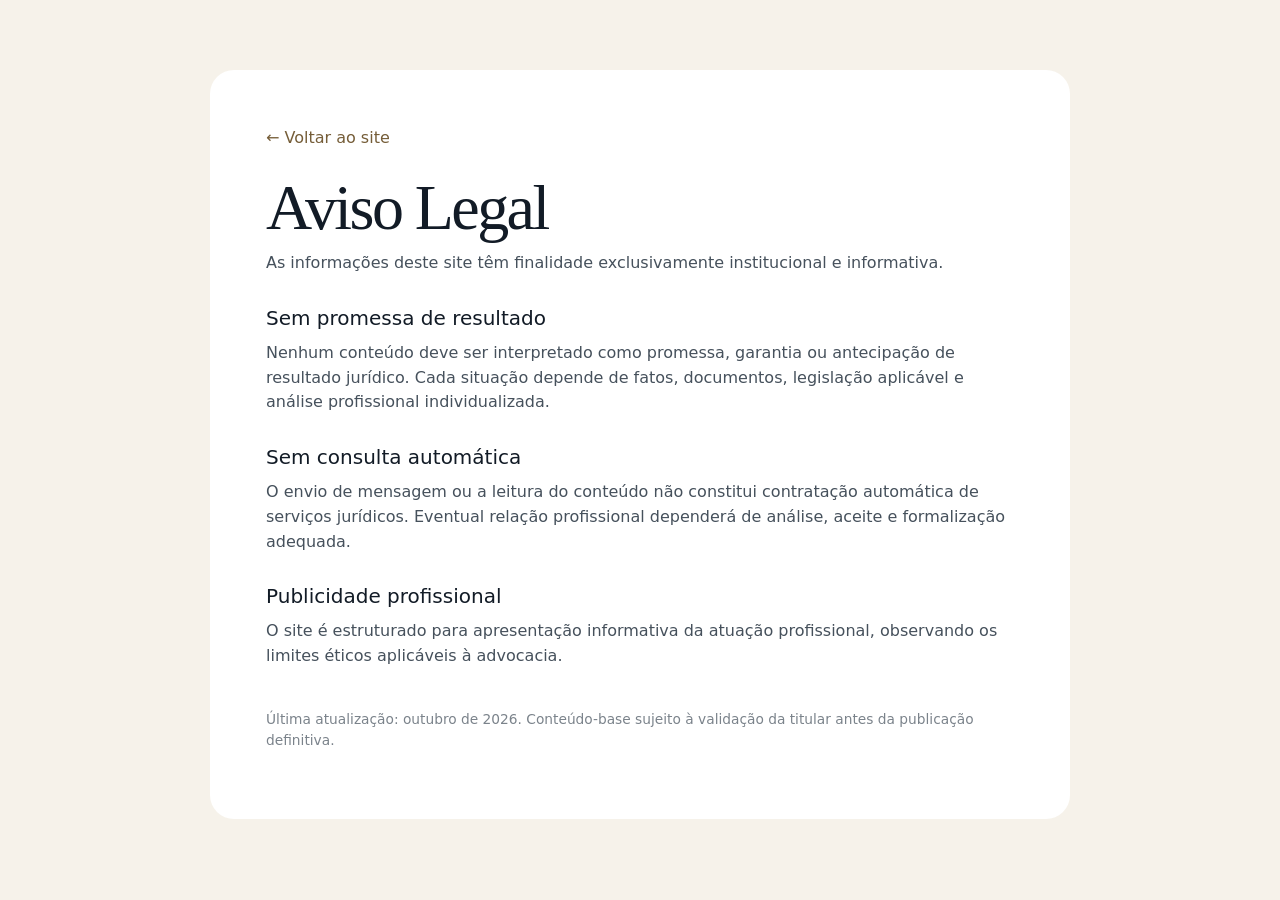
<file: aviso-legal.html>
<!doctype html><html lang="pt-BR"><head><meta charset="utf-8"><meta name="viewport" content="width=device-width,initial-scale=1"><meta name="robots" content="index,follow"><title>Aviso Legal | Denise Montmorency</title><link rel="stylesheet" href="css/style.css"><link href="css/editorial-v16-8.css" rel="stylesheet"/>
</head><body class="legal-page"><main><a class="legal-back" href="index.html">← Voltar ao site</a>
<h1>Aviso Legal</h1>
<p>As informações deste site têm finalidade exclusivamente institucional e informativa.</p>
<h2>Sem promessa de resultado</h2>
<p>Nenhum conteúdo deve ser interpretado como promessa, garantia ou antecipação de resultado jurídico. Cada situação depende de fatos, documentos, legislação aplicável e análise profissional individualizada.</p>
<h2>Sem consulta automática</h2>
<p>O envio de mensagem ou a leitura do conteúdo não constitui contratação automática de serviços jurídicos. Eventual relação profissional dependerá de análise, aceite e formalização adequada.</p>
<h2>Publicidade profissional</h2>
<p>O site é estruturado para apresentação informativa da atuação profissional, observando os limites éticos aplicáveis à advocacia.</p>
<p style="margin-top:2.5rem;font-size:.86rem;color:#7b838b">Última atualização: outubro de 2026. Conteúdo-base sujeito à validação da titular antes da publicação definitiva.</p></main></body></html>
</file>
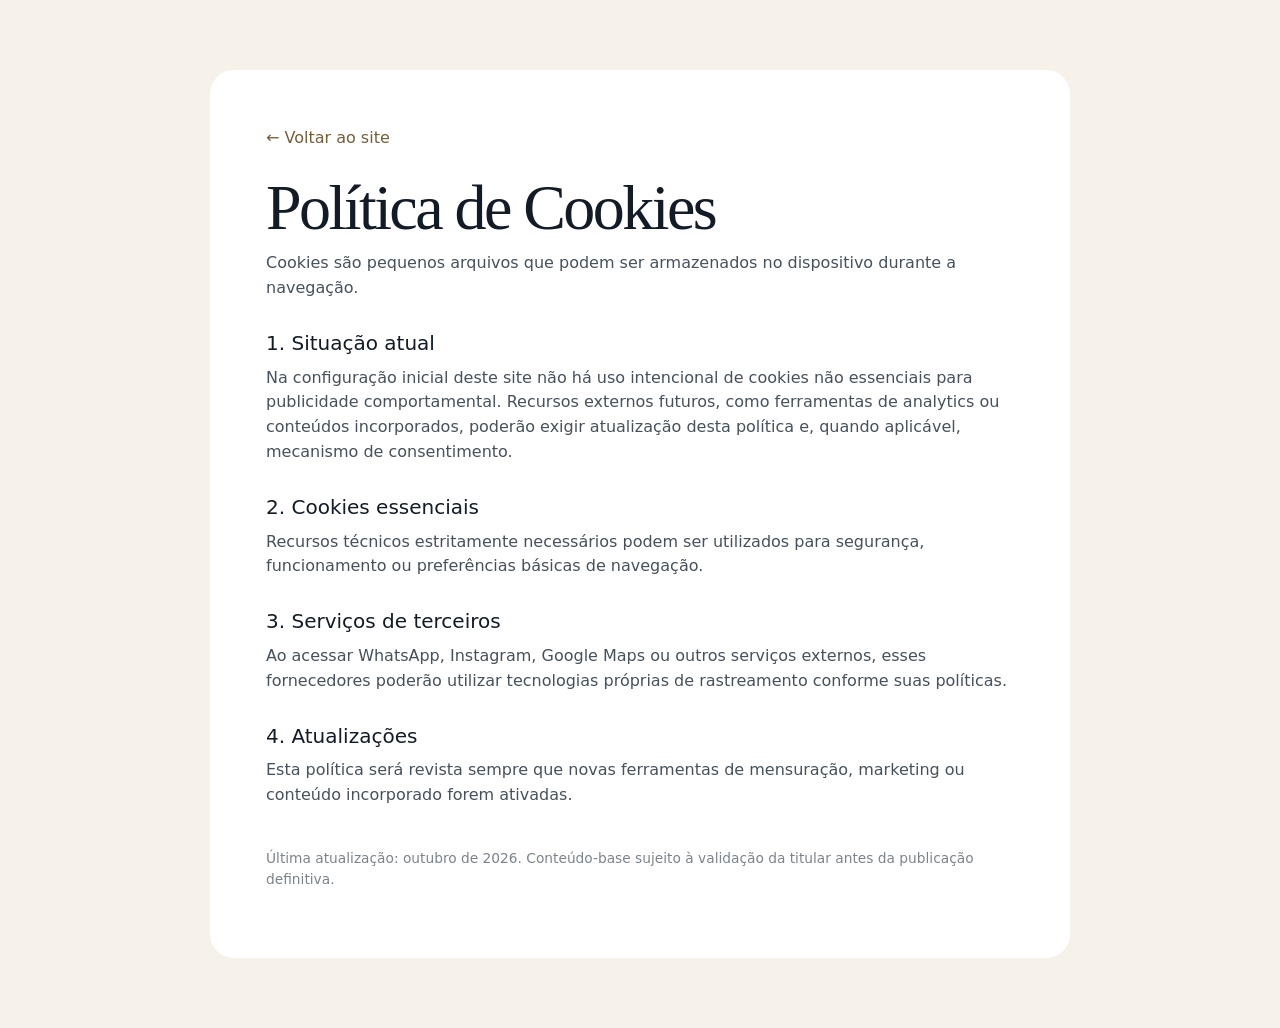
<file: cookies.html>
<!doctype html><html lang="pt-BR"><head><meta charset="utf-8"><meta name="viewport" content="width=device-width,initial-scale=1"><meta name="robots" content="index,follow"><title>Política de Cookies | Denise Montmorency</title><link rel="stylesheet" href="css/style.css"><link href="css/editorial-v16-8.css" rel="stylesheet"/>
</head><body class="legal-page"><main><a class="legal-back" href="index.html">← Voltar ao site</a>
<h1>Política de Cookies</h1>
<p>Cookies são pequenos arquivos que podem ser armazenados no dispositivo durante a navegação.</p>
<h2>1. Situação atual</h2>
<p>Na configuração inicial deste site não há uso intencional de cookies não essenciais para publicidade comportamental. Recursos externos futuros, como ferramentas de analytics ou conteúdos incorporados, poderão exigir atualização desta política e, quando aplicável, mecanismo de consentimento.</p>
<h2>2. Cookies essenciais</h2>
<p>Recursos técnicos estritamente necessários podem ser utilizados para segurança, funcionamento ou preferências básicas de navegação.</p>
<h2>3. Serviços de terceiros</h2>
<p>Ao acessar WhatsApp, Instagram, Google Maps ou outros serviços externos, esses fornecedores poderão utilizar tecnologias próprias de rastreamento conforme suas políticas.</p>
<h2>4. Atualizações</h2>
<p>Esta política será revista sempre que novas ferramentas de mensuração, marketing ou conteúdo incorporado forem ativadas.</p>
<p style="margin-top:2.5rem;font-size:.86rem;color:#7b838b">Última atualização: outubro de 2026. Conteúdo-base sujeito à validação da titular antes da publicação definitiva.</p></main></body></html>
</file>
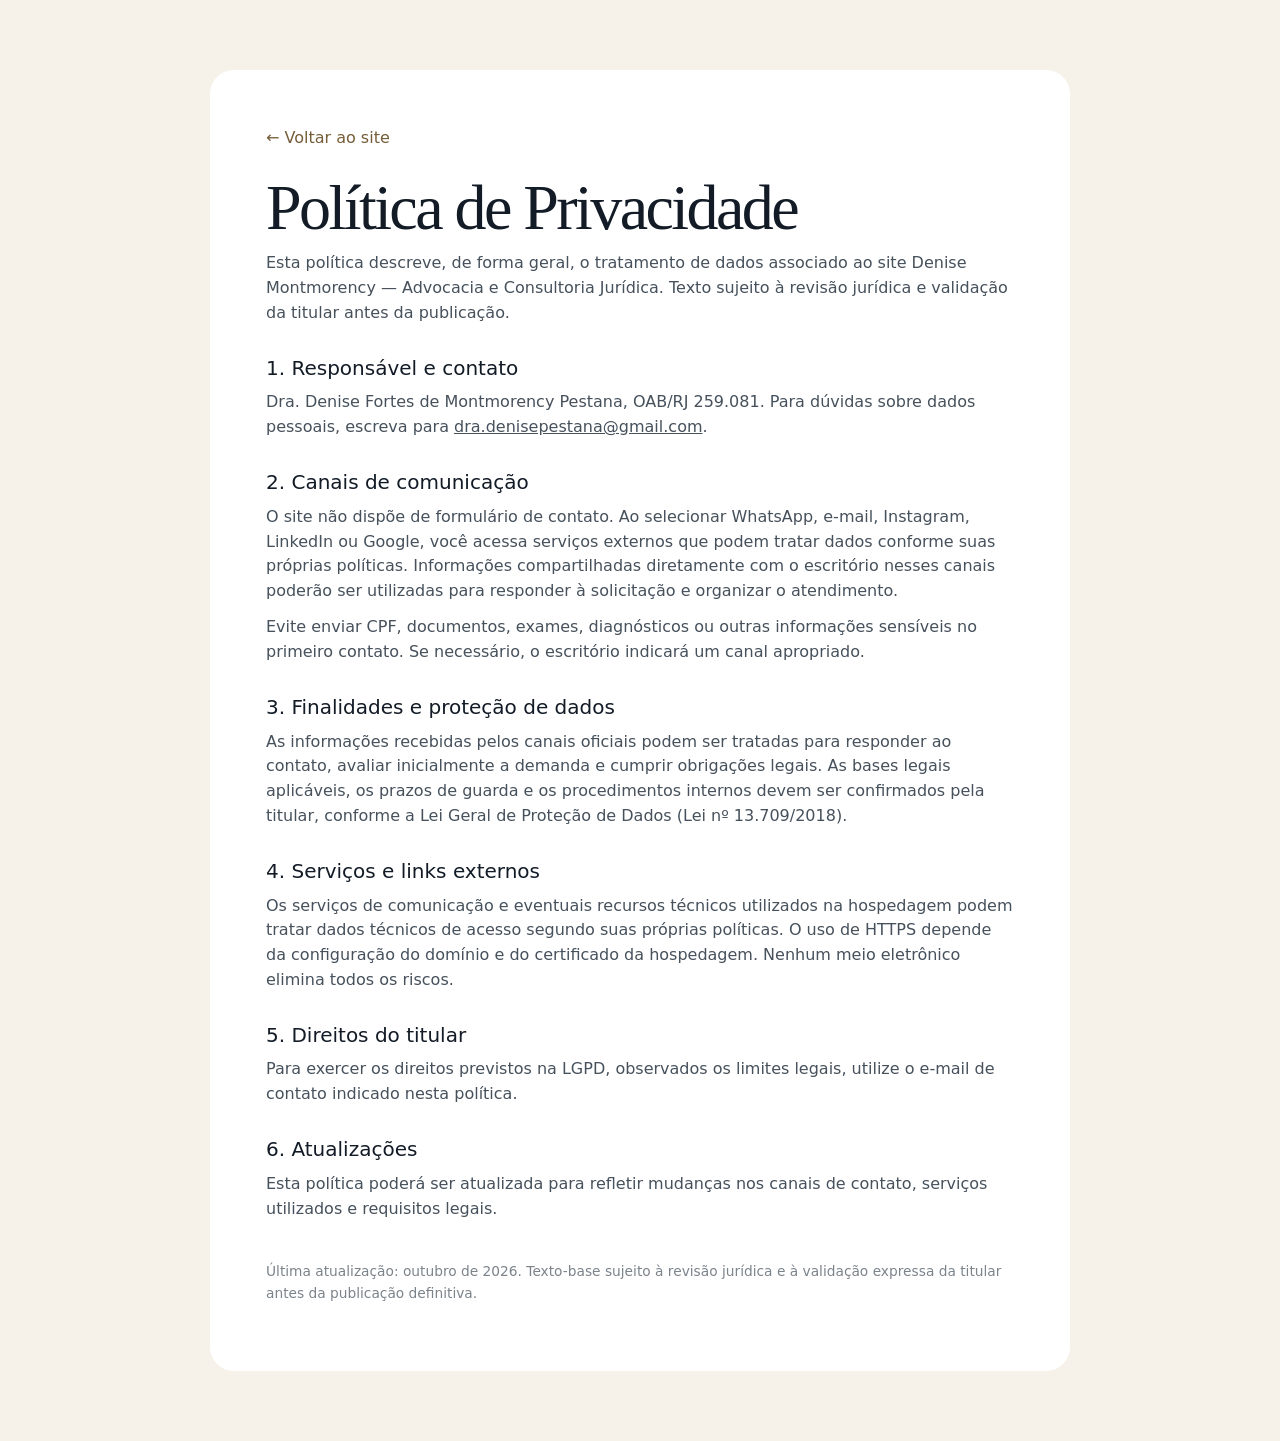
<file: privacidade.html>
<!doctype html>
<html lang="pt-BR">
<head>
  <meta charset="utf-8">
  <meta name="viewport" content="width=device-width,initial-scale=1">
  <meta name="robots" content="index,follow">
  <title>Política de Privacidade | Denise Montmorency</title>
  <link rel="stylesheet" href="css/style.css">
<link href="css/editorial-v16-8.css" rel="stylesheet"/>
</head>
<body class="legal-page">
<main>
  <a class="legal-back" href="index.html">← Voltar ao site</a>
  <h1>Política de Privacidade</h1>
  <p>Esta política descreve, de forma geral, o tratamento de dados associado ao site Denise Montmorency — Advocacia e Consultoria Jurídica. Texto sujeito à revisão jurídica e validação da titular antes da publicação.</p>

  <h2>1. Responsável e contato</h2>
  <p>Dra. Denise Fortes de Montmorency Pestana, OAB/RJ 259.081. Para dúvidas sobre dados pessoais, escreva para <a href="mailto:dra.denisepestana@gmail.com">dra.denisepestana@gmail.com</a>.</p>

  <h2>2. Canais de comunicação</h2>
  <p>O site não dispõe de formulário de contato. Ao selecionar WhatsApp, e-mail, Instagram, LinkedIn ou Google, você acessa serviços externos que podem tratar dados conforme suas próprias políticas. Informações compartilhadas diretamente com o escritório nesses canais poderão ser utilizadas para responder à solicitação e organizar o atendimento.</p>
  <p>Evite enviar CPF, documentos, exames, diagnósticos ou outras informações sensíveis no primeiro contato. Se necessário, o escritório indicará um canal apropriado.</p>

  <h2>3. Finalidades e proteção de dados</h2>
  <p>As informações recebidas pelos canais oficiais podem ser tratadas para responder ao contato, avaliar inicialmente a demanda e cumprir obrigações legais. As bases legais aplicáveis, os prazos de guarda e os procedimentos internos devem ser confirmados pela titular, conforme a Lei Geral de Proteção de Dados (Lei nº 13.709/2018).</p>

  <h2>4. Serviços e links externos</h2>
  <p>Os serviços de comunicação e eventuais recursos técnicos utilizados na hospedagem podem tratar dados técnicos de acesso segundo suas próprias políticas. O uso de HTTPS depende da configuração do domínio e do certificado da hospedagem. Nenhum meio eletrônico elimina todos os riscos.</p>

  <h2>5. Direitos do titular</h2>
  <p>Para exercer os direitos previstos na LGPD, observados os limites legais, utilize o e-mail de contato indicado nesta política.</p>

  <h2>6. Atualizações</h2>
  <p>Esta política poderá ser atualizada para refletir mudanças nos canais de contato, serviços utilizados e requisitos legais.</p>
  <p style="margin-top:2.5rem;font-size:.86rem;color:#7b838b">Última atualização: outubro de 2026. Texto-base sujeito à revisão jurídica e à validação expressa da titular antes da publicação definitiva.</p>
</main>
</body>
</html>
</file>
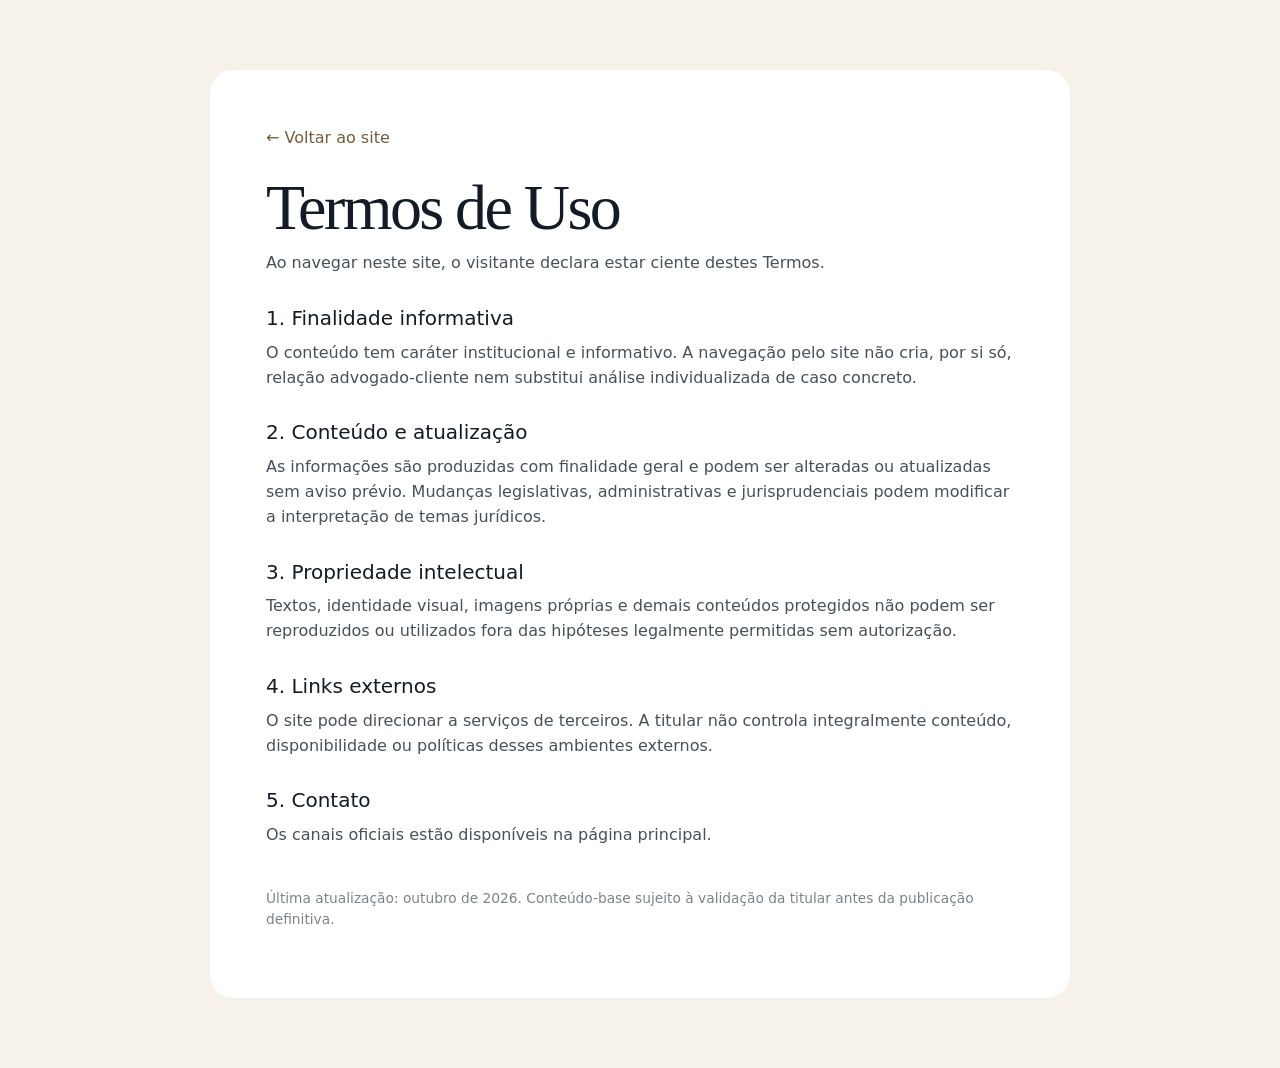
<file: termos.html>
<!doctype html><html lang="pt-BR"><head><meta charset="utf-8"><meta name="viewport" content="width=device-width,initial-scale=1"><meta name="robots" content="index,follow"><title>Termos de Uso | Denise Montmorency</title><link rel="stylesheet" href="css/style.css"><link href="css/editorial-v16-8.css" rel="stylesheet"/>
</head><body class="legal-page"><main><a class="legal-back" href="index.html">← Voltar ao site</a>
<h1>Termos de Uso</h1>
<p>Ao navegar neste site, o visitante declara estar ciente destes Termos.</p>
<h2>1. Finalidade informativa</h2>
<p>O conteúdo tem caráter institucional e informativo. A navegação pelo site não cria, por si só, relação advogado-cliente nem substitui análise individualizada de caso concreto.</p>
<h2>2. Conteúdo e atualização</h2>
<p>As informações são produzidas com finalidade geral e podem ser alteradas ou atualizadas sem aviso prévio. Mudanças legislativas, administrativas e jurisprudenciais podem modificar a interpretação de temas jurídicos.</p>
<h2>3. Propriedade intelectual</h2>
<p>Textos, identidade visual, imagens próprias e demais conteúdos protegidos não podem ser reproduzidos ou utilizados fora das hipóteses legalmente permitidas sem autorização.</p>
<h2>4. Links externos</h2>
<p>O site pode direcionar a serviços de terceiros. A titular não controla integralmente conteúdo, disponibilidade ou políticas desses ambientes externos.</p>
<h2>5. Contato</h2>
<p>Os canais oficiais estão disponíveis na página principal.</p>
<p style="margin-top:2.5rem;font-size:.86rem;color:#7b838b">Última atualização: outubro de 2026. Conteúdo-base sujeito à validação da titular antes da publicação definitiva.</p></main></body></html>
</file>
<file: css/style.css>
:root{
  --navy:#061426;
  --navy-2:#0a1d35;
  --ink:#07111f;
  --gold:#caa66a;
  --gold-2:#e4c891;
  --cream:#f4efe7;
  --white:#fcfbf8;
  --muted:#b8c0ca;
  --line:rgba(202,166,106,.28);
  --max:1180px;
  --serif: Georgia, "Times New Roman", serif;
  --sans: Inter, ui-sans-serif, system-ui, -apple-system, BlinkMacSystemFont, "Segoe UI", sans-serif;
}
*{box-sizing:border-box}
html{scroll-behavior:smooth;background:var(--navy)}
body{margin:0;font-family:var(--sans);background:var(--navy);color:var(--white);line-height:1.55;overflow-x:hidden}
a{color:inherit}
img{max-width:100%;display:block}
.container{width:min(var(--max),calc(100% - 40px));margin:auto}
.eyebrow{font-size:.74rem;letter-spacing:.2em;text-transform:uppercase;color:var(--gold-2);font-weight:700}
h1,h2,h3{margin:0;line-height:1.02}
h1,h2{font-family:var(--serif);font-weight:500}
h1{font-size:clamp(3rem,7vw,7rem);letter-spacing:-.04em}
h2{font-size:clamp(2.5rem,5.5vw,5.5rem);letter-spacing:-.035em}
h3{font-size:clamp(1.25rem,2vw,1.8rem)}
p{margin:.7rem 0}
.muted{color:var(--muted)}
.gold{color:var(--gold-2)}
.btn{display:inline-flex;align-items:center;justify-content:center;gap:.6rem;min-height:48px;padding:.8rem 1.1rem;border-radius:999px;text-decoration:none;font-weight:700;border:1px solid var(--line);transition:.25s}
.btn-primary{background:linear-gradient(135deg,var(--gold-2),var(--gold));color:#0a1420;border:0}
.btn-ghost{background:rgba(255,255,255,.035)}
.btn:hover{transform:translateY(-2px)}
.nav{position:fixed;z-index:50;top:0;left:0;right:0;background:linear-gradient(to bottom,rgba(5,15,29,.96),rgba(5,15,29,.65),transparent);backdrop-filter:blur(7px)}
.nav-inner{height:84px;display:flex;align-items:center;justify-content:space-between}
.brand-mini{display:flex;align-items:center;gap:.75rem;text-decoration:none;font-size:.84rem;letter-spacing:.06em;text-transform:uppercase}
.brand-mini img{width:48px;height:48px;border-radius:50%;object-fit:cover;border:1px solid rgba(202,166,106,.55)}
.nav-links{display:flex;gap:1.25rem;align-items:center;font-size:.9rem}
.nav-links a{text-decoration:none;color:#e7ebef}
.nav-toggle{display:none;background:none;color:white;border:1px solid var(--line);border-radius:999px;width:44px;height:44px;font-size:1.25rem}
.hero{min-height:100svh;position:relative;display:grid;align-items:center;padding:110px 0 60px;isolation:isolate;overflow:hidden;background:
radial-gradient(circle at 72% 42%,rgba(202,166,106,.12),transparent 24%),
radial-gradient(circle at 10% 20%,rgba(28,74,123,.28),transparent 34%),
linear-gradient(135deg,#03101f,#07162a 48%,#030b15)}
.hero:after{content:"";position:absolute;inset:0;z-index:-1;background-image:linear-gradient(rgba(255,255,255,.025) 1px,transparent 1px),linear-gradient(90deg,rgba(255,255,255,.02) 1px,transparent 1px);background-size:60px 60px;mask-image:linear-gradient(to bottom,transparent,#000 20%,#000 70%,transparent)}
.hero-grid{display:grid;grid-template-columns:minmax(0,1.04fr) minmax(420px,.96fr);gap:2rem;align-items:center}
.hero-copy{position:relative;z-index:5}
.hero-copy p{max-width:640px;font-size:clamp(1rem,1.5vw,1.18rem);color:#c8d0d9}
.hero-copy .actions{display:flex;gap:.7rem;flex-wrap:wrap;margin-top:1.55rem}
.hero-copy .legal-id{margin-top:1.4rem;font-size:.8rem;color:#92a0af;letter-spacing:.04em}
.hero-3d{--rx:0deg;--ry:0deg;min-height:540px;position:relative;display:grid;place-items:center;perspective:1200px}
.seal-3d{position:relative;width:min(500px,43vw);aspect-ratio:1;transform-style:preserve-3d;transform:rotateX(var(--rx)) rotateY(var(--ry));transition:transform .25s ease}
.seal-core{position:absolute;inset:17%;border-radius:50%;overflow:hidden;transform-style:preserve-3d;box-shadow:0 36px 90px rgba(0,0,0,.5),inset 0 0 40px rgba(202,166,106,.08);background:#071a32;border:1px solid rgba(227,198,143,.44);transform:translateZ(38px)}
.seal-core img{width:100%;height:100%;object-fit:cover;filter:saturate(.9) contrast(1.04)}
.ring{position:absolute;border-radius:50%;border:1px solid rgba(226,195,132,.48);transform-style:preserve-3d;box-shadow:0 0 34px rgba(202,166,106,.08)}
.r1{inset:6%;transform:rotateX(68deg) rotateZ(-14deg) translateZ(10px)}
.r2{inset:1%;transform:rotateY(62deg) rotateZ(18deg) translateZ(-6px)}
.r3{inset:11%;border-width:2px;opacity:.42;transform:rotateX(18deg) rotateY(20deg) translateZ(62px)}
.columns-3d{position:absolute;left:8%;bottom:9%;display:flex;gap:9px;transform:rotateY(-22deg) translateZ(80px)}
.columns-3d span{display:block;width:12px;height:105px;background:linear-gradient(90deg,#795932,var(--gold-2),#957044);border-radius:5px;box-shadow:0 0 22px rgba(202,166,106,.25)}
.glow{position:absolute;width:42%;aspect-ratio:1;border-radius:50%;background:radial-gradient(circle,rgba(224,193,130,.18),transparent 68%);filter:blur(10px)}
.scroll-cue{position:absolute;left:50%;bottom:18px;transform:translateX(-50%);font-size:.72rem;letter-spacing:.18em;text-transform:uppercase;color:#8794a1}

.story{background:var(--cream);color:var(--ink);padding:120px 0}
.story-intro{max-width:850px;margin-bottom:70px}
.story-intro p{font-size:1.05rem;color:#46515c;max-width:650px}
.chapters{border-top:1px solid rgba(7,17,31,.16)}
.chapter{display:grid;grid-template-columns:90px 1fr;gap:2rem;padding:42px 0;border-bottom:1px solid rgba(7,17,31,.16)}
.chapter .n{font-family:var(--serif);font-size:2rem;color:#9a7a4f}
.chapter h3{font-family:var(--serif);font-size:clamp(2rem,4vw,4rem);font-weight:500}
.chapter p{max-width:680px;color:#56616c;font-size:1.03rem}

.practice{padding:120px 0;background:#07172a}
.practice-head{display:grid;grid-template-columns:1fr 1fr;gap:2rem;align-items:end;margin-bottom:60px}
.practice-head p{max-width:520px;color:#aeb8c4}
.practice-grid{display:grid;grid-template-columns:repeat(5,1fr);border-top:1px solid var(--line);border-bottom:1px solid var(--line)}
.practice-item{padding:28px 18px;min-height:180px;border-right:1px solid var(--line);display:flex;flex-direction:column;justify-content:space-between}
.practice-item:last-child{border-right:0}
.practice-item span{font-size:.7rem;color:var(--gold-2);letter-spacing:.16em}
.practice-item h3{font-family:var(--serif);font-weight:500}

.authority{background:#ece7de;color:var(--ink);padding:120px 0}
.authority-grid{display:grid;grid-template-columns:.9fr 1.1fr;gap:5rem;align-items:center}
.authority-photo{border-radius:28px;overflow:hidden;aspect-ratio:4/5;background:#d6d0c7}
.authority-photo img{width:100%;height:100%;object-fit:cover;object-position:center 34%;transform:scale(1.04)}
.authority-copy .credentials{margin:1.4rem 0;display:flex;gap:.5rem;flex-wrap:wrap}
.badge{display:inline-flex;padding:.5rem .7rem;border:1px solid rgba(7,17,31,.18);border-radius:999px;font-size:.82rem}
.authority-copy p{color:#4f5963;max-width:670px}

.publications{padding:120px 0;background:#071426}
.pub-head{max-width:820px;margin-bottom:50px}
.pub-grid{display:grid;grid-template-columns:1.2fr .8fr;gap:1.1rem}
.pub-card{position:relative;overflow:hidden;border-radius:26px;min-height:460px;background:#0c1e33;border:1px solid var(--line)}
.pub-card img{width:100%;height:100%;object-fit:cover;opacity:.62;transition:.5s}
.pub-card:hover img{transform:scale(1.02);opacity:.72}
.pub-overlay{position:absolute;inset:auto 0 0;padding:28px;background:linear-gradient(transparent,rgba(4,12,22,.96) 42%)}
.pub-overlay h3{font-family:var(--serif);font-size:clamp(1.8rem,3vw,3.2rem);font-weight:500}
.pub-overlay p{color:#c1c9d2;max-width:620px}

.location{padding:120px 0;background:#f6f2ea;color:var(--ink)}
.location-grid{display:grid;grid-template-columns:1.1fr .9fr;gap:4rem;align-items:start}
.contact-list{display:grid;gap:.8rem;margin-top:2rem}
.contact-row{display:flex;align-items:center;justify-content:space-between;gap:1rem;border-top:1px solid rgba(7,17,31,.15);padding:1rem 0;text-decoration:none}
.contact-row:last-child{border-bottom:1px solid rgba(7,17,31,.15)}
.contact-row strong{font-weight:650}
.contact-row span{color:#68727c;text-align:right}
.location-card{background:var(--navy);color:white;border-radius:28px;padding:32px;min-height:380px;display:flex;flex-direction:column;justify-content:space-between;background-image:radial-gradient(circle at 80% 20%,rgba(202,166,106,.18),transparent 26%)}
.location-card .address{font-family:var(--serif);font-size:clamp(2rem,3vw,3.2rem);line-height:1.08}

.cta{padding:110px 0;background:#040d18;text-align:center}
.cta-inner{max-width:900px;margin:auto}
.cta p{color:#aeb8c3;max-width:620px;margin:1rem auto 1.5rem}
.footer{padding:42px 0 28px;background:#020912;border-top:1px solid rgba(202,166,106,.18);font-size:.84rem}
.footer-top{display:grid;grid-template-columns:1.2fr .8fr;gap:2rem;padding-bottom:28px}
.footer-brand{display:flex;gap:1rem;align-items:center}
.footer-brand img{width:64px;height:64px;border-radius:50%;object-fit:cover;border:1px solid var(--line)}
.footer-links{display:flex;gap:.9rem 1.1rem;flex-wrap:wrap;justify-content:flex-end;align-content:center}
.footer-links a{color:#b8c2cc;text-decoration:none}
.footer-bottom{display:flex;justify-content:space-between;gap:1rem;flex-wrap:wrap;padding-top:22px;border-top:1px solid rgba(255,255,255,.08);color:#8f9aa6}
.footer-bottom a{color:#cbb17d;text-decoration:none}

.legal-page{background:#f6f2ea;color:#121b26;min-height:100vh;padding:70px 0}
.legal-page main{width:min(860px,calc(100% - 40px));margin:auto;background:white;padding:clamp(24px,5vw,56px);border-radius:24px}
.legal-page h1{font-size:clamp(2.3rem,5vw,4rem)}
.legal-page h2{font-family:var(--sans);font-size:1.25rem;letter-spacing:0;margin-top:2rem}
.legal-page p,.legal-page li{color:#46515c}
.legal-back{display:inline-block;margin-bottom:1.5rem;color:#755d38;text-decoration:none}

@media(max-width:900px){
  .container{width:min(100% - 28px,var(--max))}
  .nav-inner{height:72px}
  .nav-toggle{display:grid;place-items:center}
  .nav-links{position:absolute;left:14px;right:14px;top:68px;background:#061426;border:1px solid var(--line);border-radius:18px;padding:16px;display:none;flex-direction:column;align-items:stretch}
  .nav-links.open{display:flex}
  .hero{padding-top:90px}
  .hero-grid{grid-template-columns:1fr;gap:0}
  .hero-copy{padding-top:18px}
  .hero-copy p{max-width:520px}
  .hero-3d{min-height:390px;margin-top:-10px}
  .seal-3d{width:min(86vw,430px)}
  .scroll-cue{display:none}
  .story,.practice,.authority,.publications,.location,.cta{padding:84px 0}
  .practice-head,.authority-grid,.location-grid,.pub-grid{grid-template-columns:1fr}
  .practice-grid{grid-template-columns:1fr 1fr}
  .practice-item{border-bottom:1px solid var(--line)}
  .authority-grid{gap:2rem}
  .authority-photo{max-height:600px}
  .pub-card{min-height:390px}
}
@media(max-width:560px){
  h1{font-size:clamp(3rem,15vw,4.7rem)}
  h2{font-size:clamp(2.5rem,12vw,3.9rem)}
  .brand-mini span{display:none}
  .hero-copy .actions{display:grid;grid-template-columns:1fr}
  .btn{width:100%}
  .hero-3d{min-height:330px}
  .seal-3d{width:88vw}
  .chapter{grid-template-columns:48px 1fr;gap:.9rem}
  .chapter .n{font-size:1.5rem}
  .practice-grid{grid-template-columns:1fr}
  .practice-item{min-height:140px;border-right:0}
  .footer-top{grid-template-columns:1fr}
  .footer-links{justify-content:flex-start}
  .contact-row{align-items:flex-start;flex-direction:column}
  .contact-row span{text-align:left}
}
@media(prefers-reduced-motion:reduce){
  *,*::before,*::after{animation-duration:.01ms!important;animation-iteration-count:1!important;scroll-behavior:auto!important;transition-duration:.01ms!important}
  .seal-3d{transform:none!important}
}


/* ===== V7 — HERO CINEMATOGRÁFICA RESPONSIVA ===== */
.hero-video{
  min-height:100svh;
  padding:0;
  display:block;
  background:#061426;
}
.hero-media{
  position:absolute;
  inset:0;
  z-index:-2;
  overflow:hidden;
  background:#061426 center/cover no-repeat;
}
.hero-bg-video{
  position:absolute;
  inset:0;
  width:100%;
  height:100%;
  object-fit:cover;
  object-position:center center;
  filter:saturate(.92) contrast(1.03) brightness(.78);
}
.hero-video-overlay{
  position:absolute;
  inset:0;
  background:
    linear-gradient(90deg,rgba(2,9,20,.88) 0%,rgba(2,9,20,.74) 32%,rgba(2,9,20,.26) 66%,rgba(2,9,20,.14) 100%),
    linear-gradient(180deg,rgba(2,9,20,.34) 0%,rgba(2,9,20,.06) 40%,rgba(2,9,20,.54) 100%);
}
.hero-video-grid{
  min-height:100svh;
  display:grid;
  grid-template-columns:minmax(0,760px) 1fr;
  align-items:center;
  padding-top:98px;
  padding-bottom:72px;
}
.hero-copy-video{
  max-width:760px;
  text-shadow:0 2px 24px rgba(0,0,0,.28);
}
.hero-copy-video h1{
  max-width:760px;
}
.hero-copy-video p{
  max-width:620px;
}
.hero-location{
  position:absolute;
  right:max(4vw,24px);
  bottom:28px;
  z-index:4;
  display:flex;
  flex-direction:column;
  align-items:flex-end;
  gap:4px;
  color:rgba(255,255,255,.72);
  font-size:.72rem;
  letter-spacing:.08em;
  text-transform:uppercase;
}
.hero-location span:first-child{
  color:var(--gold-2);
}
.hero-video .scroll-cue{
  left:50%;
  bottom:26px;
  transform:translateX(-50%);
  z-index:4;
}
.hero-video .btn-ghost{
  background:rgba(2,9,20,.28);
  border-color:rgba(255,255,255,.32);
  backdrop-filter:blur(5px);
}
.hero-video .btn-ghost:hover{
  background:rgba(255,255,255,.08);
}

@media(max-width:900px){
  .hero-video-grid{
    min-height:100svh;
    display:flex;
    align-items:flex-end;
    padding-top:92px;
    padding-bottom:88px;
  }
  .hero-bg-video{
    object-position:center center;
    filter:saturate(.95) contrast(1.03) brightness(.78);
  }
  .hero-video-overlay{
    background:
      linear-gradient(180deg,rgba(2,9,20,.18) 0%,rgba(2,9,20,.16) 36%,rgba(2,9,20,.82) 72%,rgba(2,9,20,.95) 100%);
  }
  .hero-copy-video{
    width:100%;
    max-width:680px;
  }
  .hero-copy-video h1{
    font-size:clamp(2.9rem,11vw,5.1rem);
    line-height:.93;
  }
  .hero-copy-video p{
    max-width:560px;
    font-size:1rem;
  }
  .hero-location{
    display:none;
  }
}
@media(max-width:560px){
  .hero-video-grid{
    padding-bottom:52px;
  }
  .hero-copy-video .eyebrow{
    font-size:.68rem;
  }
  .hero-copy-video h1{
    font-size:clamp(2.65rem,13vw,4.3rem);
  }
  .hero-copy-video p{
    font-size:.94rem;
    max-width:94%;
  }
  .hero-copy-video .legal-id{
    font-size:.68rem;
    max-width:92%;
  }
}
@media(prefers-reduced-motion:reduce){
  .hero-bg-video{display:none}
  .hero-media{
    background-image:url("../assets/hero-poster-desktop.webp");
  }
}
@media(max-width:900px) and (prefers-reduced-motion:reduce){
  .hero-media{
    background-image:url("../assets/hero-poster-mobile.webp");
  }
}


/* ===== V8 — REFINAMENTO TIPOGRÁFICO GLOBAL ===== */

/* Desktop: titles less oversized and more premium */
@media (min-width: 901px){
  .hero-copy-video h1{
    font-size:clamp(4.5rem,6.6vw,7.2rem);
    line-height:.93;
    max-width:720px;
  }

  section h2,
  .section-title,
  .authority-copy h2,
  .publications h2,
  .contact-copy h2{
    font-size:clamp(2.9rem,4.5vw,4.9rem) !important;
    line-height:1.02;
    max-width:900px;
  }

  .story-card h3,
  .service-card h3,
  .publication-copy h3{
    font-size:clamp(1.75rem,2.3vw,2.45rem);
    line-height:1.08;
  }

  .hero-copy-video p,
  .section-intro,
  .authority-copy p,
  .contact-copy p{
    font-size:clamp(1rem,1.2vw,1.12rem);
    line-height:1.62;
  }
}

/* Mobile: reduce visual shouting and improve rhythm */
@media (max-width: 900px){
  .hero-video-grid{
    padding-top:88px;
    padding-bottom:76px;
  }

  .hero-copy-video{
    max-width:100%;
  }

  .hero-copy-video h1{
    font-size:clamp(2.45rem,10.4vw,3.9rem) !important;
    line-height:.96 !important;
    letter-spacing:-.025em;
    max-width:95%;
    margin-bottom:1rem;
  }

  .hero-copy-video p{
    font-size:.98rem !important;
    line-height:1.52;
    max-width:92%;
    margin-bottom:1.2rem;
  }

  .hero-copy-video .actions{
    gap:.7rem;
  }

  .hero-copy-video .btn{
    min-height:54px;
  }

  section{
    padding-top:76px !important;
    padding-bottom:76px !important;
  }

  section h2,
  .section-title,
  .authority-copy h2,
  .publications h2,
  .contact-copy h2{
    font-size:clamp(2.15rem,8.7vw,3.25rem) !important;
    line-height:1.02 !important;
    letter-spacing:-.025em;
    max-width:100%;
    margin-bottom:1rem;
  }

  .story-card h3,
  .service-card h3,
  .publication-copy h3{
    font-size:clamp(1.65rem,6.4vw,2.15rem) !important;
    line-height:1.08;
  }

  .story-card p,
  .service-card p,
  .authority-copy p,
  .publication-copy p,
  .contact-copy p,
  .section-intro,
  .lead,
  .body-copy{
    font-size:.98rem !important;
    line-height:1.58 !important;
  }

  .story-grid,
  .services-grid,
  .pub-grid{
    gap:18px !important;
  }

  .story-card,
  .service-card,
  .publication-card{
    padding-top:24px;
    padding-bottom:24px;
  }

  .authority-photo{
    margin-bottom:28px;
  }

  .authority-photo img{
    object-position:center center !important;
    transform:none !important;
  }

  .publications .pub-grid{
    margin-top:28px;
  }

  .contact-copy{
    max-width:100%;
  }

  .contact-grid{
    gap:28px !important;
  }

  .eyebrow{
    letter-spacing:.16em;
  }
}

@media (max-width: 560px){
  .container{
    width:min(100% - 34px, 1180px);
  }

  .hero-video-grid{
    padding-top:84px;
    padding-bottom:64px;
  }

  .hero-copy-video h1{
    font-size:clamp(2.3rem,11.5vw,3.55rem) !important;
    line-height:.95 !important;
    max-width:100%;
  }

  .hero-copy-video p{
    font-size:.94rem !important;
    max-width:100%;
  }

  .hero-copy-video .actions{
    display:grid;
    grid-template-columns:1fr;
    width:100%;
  }

  .hero-copy-video .btn{
    width:100%;
    justify-content:center;
  }

  section{
    padding-top:66px !important;
    padding-bottom:66px !important;
  }

  section h2,
  .section-title,
  .authority-copy h2,
  .publications h2,
  .contact-copy h2{
    font-size:clamp(2rem,9.4vw,2.85rem) !important;
    line-height:1.03 !important;
  }

  .story-card h3,
  .service-card h3,
  .publication-copy h3{
    font-size:clamp(1.5rem,7vw,1.95rem) !important;
  }

  .story-card p,
  .service-card p,
  .authority-copy p,
  .publication-copy p,
  .contact-copy p,
  .section-intro,
  .lead,
  .body-copy{
    font-size:.96rem !important;
    line-height:1.58 !important;
  }

  .legal-id{
    line-height:1.4;
  }

  .scroll-cue{
    display:none;
  }
}

/* ===== V10 — HERO EM DUAS FASES (VÍDEO PRIMEIRO, TEXTO DEPOIS) ===== */
.hero-video{overflow:hidden}
.hero-video [data-hero-copy],
.hero-video [data-hero-location],
.hero-video [data-hero-scroll]{
  transition:opacity .7s ease, transform .7s ease;
}
.hero-video .hero-skip{
  position:absolute;
  right:max(4vw,22px);
  bottom:24px;
  z-index:5;
  border:1px solid rgba(255,255,255,.28);
  background:rgba(3,11,20,.34);
  color:#fff;
  border-radius:999px;
  padding:10px 16px;
  font:600 .82rem/1 var(--sans);
  letter-spacing:.04em;
  backdrop-filter:blur(8px);
  cursor:pointer;
  transition:opacity .35s ease, transform .35s ease, background .25s ease;
}
.hero-video .hero-skip:hover{background:rgba(255,255,255,.08)}
.hero-state-video [data-hero-copy],
.hero-state-video [data-hero-location],
.hero-state-video [data-hero-scroll]{
  opacity:0;
  transform:translateY(20px);
  pointer-events:none;
}
.hero-state-video .hero-video-overlay{
  background:
    linear-gradient(90deg,rgba(2,9,20,.42) 0%,rgba(2,9,20,.22) 35%,rgba(2,9,20,.12) 100%),
    linear-gradient(180deg,rgba(2,9,20,.16) 0%,rgba(2,9,20,.02) 38%,rgba(2,9,20,.42) 100%);
}
.hero-state-video .hero-bg-video{filter:saturate(.96) contrast(1.02) brightness(.83)}
.hero-reveal-copy [data-hero-copy],
.hero-reveal-copy [data-hero-location],
.hero-reveal-copy [data-hero-scroll]{
  opacity:1;
  transform:none;
  pointer-events:auto;
}
.hero-reveal-copy [data-hero-copy]{transition-delay:.1s}
.hero-reveal-copy [data-hero-location]{transition-delay:.22s}
.hero-reveal-copy [data-hero-scroll]{transition-delay:.3s}
.hero-reveal-copy .hero-video-overlay{
  background:
    linear-gradient(90deg,rgba(2,9,20,.88) 0%,rgba(2,9,20,.72) 34%,rgba(2,9,20,.28) 68%,rgba(2,9,20,.14) 100%),
    linear-gradient(180deg,rgba(2,9,20,.34) 0%,rgba(2,9,20,.06) 40%,rgba(2,9,20,.54) 100%);
}
.hero-reveal-copy .hero-bg-video{filter:saturate(.92) contrast(1.03) brightness(.78)}
.hero-reveal-copy .hero-skip,
.hero-video-intro-ended .hero-skip{
  opacity:0;
  pointer-events:none;
  transform:translateY(8px);
}

@media (min-width:901px){
  .hero-copy-video h1{
    font-size:clamp(4rem,5.8vw,6.15rem) !important;
    max-width:680px;
    line-height:.94;
  }
  .hero-copy-video p{
    font-size:1.05rem !important;
    max-width:590px;
  }
}

@media (max-width:900px){
  .hero-video-grid{
    padding-top:88px;
    padding-bottom:68px;
    align-items:flex-end;
  }
  .hero-copy-video h1{
    font-size:clamp(2.05rem,8.9vw,3.2rem) !important;
    line-height:.97 !important;
    max-width:100%;
  }
  .hero-copy-video p{
    font-size:.95rem !important;
    max-width:100%;
  }
  .hero-video .hero-skip{
    right:18px;
    bottom:18px;
    padding:9px 14px;
    font-size:.76rem;
  }
}

@media (max-width:560px){
  .hero-video-grid{
    padding-top:82px;
    padding-bottom:58px;
  }
  .hero-copy-video h1{
    font-size:clamp(1.95rem,8.6vw,2.85rem) !important;
    line-height:.98 !important;
    letter-spacing:-.02em;
  }
  .hero-copy-video p{font-size:.92rem !important}
  .hero-copy-video .legal-id{font-size:.66rem}
}

@media(prefers-reduced-motion:reduce){
  .hero-video .hero-skip{display:none}
  .hero-video [data-hero-copy],
  .hero-video [data-hero-location],
  .hero-video [data-hero-scroll]{
    opacity:1 !important;
    transform:none !important;
    pointer-events:auto !important;
  }
}

/* ===== V11 — TIMING REAL DO VÍDEO + HERO ADAPTATIVA POR ALTURA ===== */
@media (min-width:901px) and (max-height:860px){
  .hero-video-grid{
    min-height:100svh;
    padding-top:82px;
    padding-bottom:26px;
    align-items:center;
  }
  .hero-copy-video h1{
    font-size:clamp(3.45rem,5.15vw,5.2rem) !important;
    line-height:.94 !important;
    max-width:640px;
    margin-bottom:.55rem;
  }
  .hero-copy-video p{
    font-size:.98rem !important;
    line-height:1.48;
    max-width:570px;
    margin:.45rem 0 .8rem;
  }
  .hero-copy .actions{
    margin-top:.9rem;
    gap:.6rem;
  }
  .hero-copy .legal-id{
    margin-top:.8rem;
    font-size:.72rem;
  }
  .hero-location,
  .hero-video .scroll-cue{
    display:none;
  }
}

@media (min-width:901px) and (max-height:740px){
  .nav-inner{height:72px}
  .brand-mini img{width:42px;height:42px}
  .hero-video-grid{
    padding-top:72px;
    padding-bottom:18px;
  }
  .hero-copy-video .eyebrow{font-size:.68rem}
  .hero-copy-video h1{
    font-size:clamp(3rem,4.65vw,4.55rem) !important;
    max-width:600px;
  }
  .hero-copy-video p{
    font-size:.93rem !important;
    max-width:540px;
  }
  .hero-copy-video .btn{
    min-height:44px;
    padding:.7rem 1rem;
  }
  .hero-copy .legal-id{font-size:.68rem;margin-top:.65rem}
}

@media (max-width:900px) and (max-height:700px){
  .hero-video-grid{padding-top:74px;padding-bottom:34px}
  .hero-copy-video h1{font-size:clamp(1.8rem,7.8vw,2.55rem) !important}
  .hero-copy-video p{font-size:.88rem !important;margin-bottom:.85rem}
  .hero-copy-video .btn{min-height:48px}
  .hero-copy .legal-id{margin-top:.65rem;font-size:.62rem}
}

/* ===== V12 — RESPIRO VERTICAL DA HERO ===== */
.hero-copy-video h1{
  margin-bottom:1.2rem !important;
}
.hero-copy-video p{
  margin-top:0 !important;
  margin-bottom:1.45rem !important;
}
.hero-copy-video .actions{
  margin-top:0 !important;
  margin-bottom:1.1rem !important;
}
.hero-copy-video .legal-id{
  margin-top:.15rem !important;
}

@media (min-width:901px){
  .hero-video-grid{
    align-items:center;
  }
  .hero-copy-video{
    transform:translateY(-8px);
  }
  .hero-copy-video h1{
    margin-bottom:1.25rem !important;
  }
  .hero-copy-video p{
    margin-bottom:1.55rem !important;
  }
  .hero-copy-video .actions{
    margin-bottom:1.2rem !important;
  }
}

@media (max-width:900px){
  .hero-copy-video{
    transform:translateY(-4px);
  }
  .hero-copy-video h1{
    margin-bottom:1.1rem !important;
  }
  .hero-copy-video p{
    margin-bottom:1.3rem !important;
  }
  .hero-copy-video .actions{
    margin-bottom:1rem !important;
  }
}

@media (max-height:760px) and (min-width:901px){
  .hero-copy-video{
    transform:translateY(-12px);
  }
  .hero-copy-video h1{
    margin-bottom:1rem !important;
  }
  .hero-copy-video p{
    margin-bottom:1.25rem !important;
  }
  .hero-copy-video .actions{
    margin-bottom:.9rem !important;
  }
}

/* ===== V14 — REFORMULAÇÃO CONTROLADA DRA. DENISE ===== */
html{scroll-behavior:smooth}

.hero-video{
  min-height:100svh;
  padding:0;
  background:#061426;
}
.hero-video-grid{
  min-height:100svh;
  display:grid;
  grid-template-columns:minmax(0,760px) 1fr;
  align-items:center;
  padding-top:100px;
  padding-bottom:76px;
}
.hero-copy-video{
  max-width:760px;
  transform:none !important;
  text-shadow:0 4px 24px rgba(0,0,0,.24);
}
.hero-copy-video h1{
  max-width:720px;
  font-size:clamp(3.5rem,5.7vw,6rem) !important;
  line-height:.95 !important;
}
.hero-copy-video p{
  max-width:610px;
  font-size:1.06rem !important;
  color:#edf1f4;
}
.hero-video .hero-video-overlay,
.hero-reveal-copy .hero-video-overlay,
.hero-state-video .hero-video-overlay{
  background:
    linear-gradient(90deg,rgba(2,9,20,.86) 0%,rgba(2,9,20,.70) 33%,rgba(2,9,20,.28) 67%,rgba(2,9,20,.08) 100%),
    linear-gradient(180deg,rgba(2,9,20,.30) 0%,rgba(2,9,20,.10) 42%,rgba(2,9,20,.46) 100%);
}
.hero-bg-video{
  filter:saturate(.92) contrast(1.02) brightness(.82);
}
.hero-media{
  background-image:url("../assets/hero-poster-desktop-final.jpg");
}
.hero-video .scroll-cue{
  z-index:3;
}

.care-intro{
  background:#f4efe7;
  color:var(--ink);
  padding:120px 0;
}
.care-grid{
  display:grid;
  grid-template-columns:minmax(0,1.02fr) minmax(0,.98fr);
  gap:3.2rem;
  align-items:start;
}
.care-copy p{
  color:#4f5963;
  max-width:720px;
}
.care-cards{
  display:grid;
  gap:1rem;
}
.care-card{
  background:#fff;
  border:1px solid rgba(7,17,31,.08);
  border-radius:24px;
  padding:26px 24px;
  box-shadow:0 16px 40px rgba(11,21,34,.05);
}
.care-card h3{margin-bottom:.45rem}
.care-card p{margin:0;color:#52606b}

.audiences{
  background:#faf7f2;
  color:var(--ink);
  padding:120px 0;
}
.audiences-head{
  max-width:860px;
  margin-bottom:56px;
}
.audiences-grid{
  display:grid;
  grid-template-columns:repeat(4,minmax(0,1fr));
  gap:1rem;
}
.audience-card{
  border:1px solid rgba(7,17,31,.08);
  background:#fff;
  border-radius:22px;
  padding:24px 22px;
  min-height:220px;
  box-shadow:0 14px 30px rgba(11,21,34,.04);
}
.audience-card p{margin:0;color:#56626d}

.integrated{
  background:#ece7de;
}
.integrated .authority-copy h2{max-width:760px}

.faq{
  padding:120px 0;
  background:#071426;
}
.faq-grid{
  display:grid;
  grid-template-columns:minmax(0,.95fr) minmax(0,1.05fr);
  gap:3rem;
  align-items:start;
}
.faq-intro p{color:#adbac6;max-width:520px}
.faq-list{display:grid;gap:.9rem}
.faq-item{
  border:1px solid rgba(255,255,255,.12);
  border-radius:22px;
  background:rgba(255,255,255,.03);
  overflow:hidden;
}
.faq-item summary{
  list-style:none;
  cursor:pointer;
  padding:22px 56px 22px 22px;
  position:relative;
  font-weight:600;
  color:#edf1f5;
}
.faq-item summary::-webkit-details-marker{display:none}
.faq-item summary::after{
  content:"+";
  position:absolute;
  right:22px;
  top:18px;
  width:26px;
  height:26px;
  border-radius:50%;
  display:grid;
  place-items:center;
  border:1px solid rgba(255,255,255,.16);
  color:#d7e2ec;
  font-size:1.05rem;
}
.faq-item[open] summary::after{content:"–"}
.faq-item p{
  margin:0;
  padding:0 22px 22px;
  color:#b8c2cc;
}

.contact-section{
  padding:120px 0;
  background:#f7f3eb;
  color:var(--ink);
}
.contact-grid-advanced{
  display:grid;
  grid-template-columns:minmax(0,.9fr) minmax(0,1.1fr);
  gap:2rem;
  align-items:start;
}
.contact-copy h2{max-width:640px}
.contact-note{
  margin-top:1.5rem;
  padding:18px 20px;
  border-radius:20px;
  background:#fff;
  border:1px solid rgba(7,17,31,.08);
}
.contact-note p{margin:.45rem 0 0;color:#55616c}
.form-card{
  background:#fff;
  border-radius:28px;
  border:1px solid rgba(7,17,31,.08);
  padding:28px;
  box-shadow:0 20px 50px rgba(11,21,34,.06);
}
.form-head h3{margin-top:.35rem}
.contact-form{display:grid;gap:1rem}
.form-row{
  display:grid;
  grid-template-columns:repeat(2,minmax(0,1fr));
  gap:1rem;
}
.form-row-single{grid-template-columns:minmax(0,1fr)}
.field{display:grid;gap:.45rem}
.field label{font-weight:600;color:#1f2b37;font-size:.95rem}
.field input,
.field select,
.field textarea{
  width:100%;
  border-radius:16px;
  border:1px solid rgba(7,17,31,.15);
  background:#fcfbf8;
  color:#102030;
  font:500 .98rem/1.4 var(--sans);
  padding:14px 16px;
  transition:border-color .25s ease, box-shadow .25s ease, background .25s ease;
}
.field textarea{resize:vertical;min-height:140px}
.field input:focus,
.field select:focus,
.field textarea:focus{
  outline:none;
  border-color:#8d6e45;
  box-shadow:0 0 0 4px rgba(141,110,69,.12);
  background:#fff;
}
.field input.is-invalid,
.field select.is-invalid,
.field textarea.is-invalid,
.consent.is-invalid{
  border-color:#b63b34 !important;
  box-shadow:0 0 0 4px rgba(182,59,52,.10) !important;
}
.field-honeypot{position:absolute;left:-9999px;opacity:0;pointer-events:none}
.consent{
  display:flex;
  align-items:flex-start;
  gap:.75rem;
  padding:14px 16px;
  border-radius:16px;
  border:1px solid rgba(7,17,31,.12);
  background:#fcfbf8;
}
.consent input{
  width:18px;height:18px;flex:0 0 18px;margin-top:2px;
}
.consent span{font-size:.9rem;color:#4f5963}
.consent a{color:#715634}
.form-actions{display:flex;flex-direction:column;gap:.7rem}
.form-actions .btn{justify-content:center}
.form-actions .btn[disabled]{opacity:.72;cursor:wait}
.form-privacy{margin:0;color:#6a7581;font-size:.86rem}
.form-feedback{min-height:1.4em;margin:0;font-size:.92rem;font-weight:600}
.form-feedback.success{color:#2e6f46}
.form-feedback.error{color:#b63b34}

@media (max-width:1100px){
  .audiences-grid{grid-template-columns:repeat(2,minmax(0,1fr))}
}

@media (max-width:900px){
  .hero-video-grid{
    display:flex;
    align-items:flex-end;
    padding-top:92px;
    padding-bottom:74px;
  }
  .hero-copy-video h1{
    font-size:clamp(2.45rem,9vw,3.35rem) !important;
    max-width:100%;
  }
  .hero-copy-video p{
    font-size:.98rem !important;
    max-width:100%;
  }
  .care-grid,
  .faq-grid,
  .contact-grid-advanced,
  .authority-grid,
  .practice-head,
  .location-grid,
  .footer-top{
    grid-template-columns:1fr;
  }
  .practice-grid{grid-template-columns:1fr 1fr}
}

@media (max-width:767px){
  .hero-video{min-height:100svh}
  .hero-media{
    background-image:url("../assets/hero-poster-mobile-final.jpg");
    background-position:center center;
  }
  .hero-bg-video{
    object-fit:cover;
    object-position:center center;
    filter:none;
  }
  .hero-video .hero-video-overlay,
  .hero-mobile-active .hero-video-overlay{
    background:linear-gradient(to bottom,
       rgba(3,13,24,.04) 0%, rgba(3,13,24,.03) 35%,
       rgba(3,13,24,.12) 53%, rgba(3,13,24,.42) 67%,
       rgba(3,13,24,.76) 100%);
  }
  .hero-video-grid{
    min-height:100svh;
    display:flex;
    align-items:flex-end;
    padding-top:100px;
    padding-bottom:max(26px,env(safe-area-inset-bottom));
  }
  .hero-copy-video{
    width:100%;
    max-width:620px;
    text-shadow:0 2px 14px rgba(0,0,0,.5);
  }
  .hero-copy-video .eyebrow{font-size:.64rem;letter-spacing:.13em}
  .hero-copy-video h1{
    font-size:clamp(1.95rem,8vw,2.65rem) !important;
    line-height:1.06 !important;
    margin-bottom:.7rem !important;
  }
  .hero-copy-video p{
    font-size:clamp(.86rem,3.7vw,.99rem) !important;
    line-height:1.46;
    margin-bottom:1rem !important;
    color:#fff;
  }
  .hero-copy-video .actions{gap:.6rem;margin-bottom:.75rem !important}
  .hero-copy-video .btn{min-height:45px;padding:.7rem 1rem}
  .hero-copy-video .legal-id{font-size:.64rem;color:rgba(255,255,255,.88)}
  .care-intro,
  .story,
  .practice,
  .audiences,
  .authority,
  .faq,
  .contact-section,
  .cta{padding:88px 0}
  .audiences-grid,
  .practice-grid,
  .form-row{grid-template-columns:1fr}
  .form-card{padding:22px}
}

@media (max-width:560px){
  .hero-copy-video h1{font-size:clamp(1.85rem,8.4vw,2.45rem) !important}
  .hero-copy-video p{font-size:.9rem !important}
  .contact-row{align-items:flex-start;flex-direction:column}
  .contact-row span{text-align:left}
}

@media (prefers-reduced-motion:reduce){
  .hero-bg-video{display:none !important}
  .hero-media{background-image:url("../assets/hero-poster-desktop-final.jpg")}
}
@media (prefers-reduced-motion:reduce) and (max-width:767px){
  .hero-media{background-image:url("../assets/hero-poster-mobile-final.jpg")}
}

/* Estilos legados sem uso; a seção de contato não possui formulário. */
.sensitive-warning{font-size:.83rem;color:#654b34;margin:.1rem 0 .4rem;line-height:1.48}
:where(a,button,summary,input,select,textarea):focus-visible{outline:3px solid #b9863f;outline-offset:3px}
.contact-form[aria-busy="true"]{cursor:progress}
.contact-form input[aria-invalid="true"],
.contact-form textarea[aria-invalid="true"]{border-color:#b63b34}
@media(prefers-reduced-motion:reduce){.hero-video .hero-video-overlay{transition:none!important}}

/* ===== ASD V14 REFINADA · acabamento editorial e responsivo, 18/10/2026 =====
   Mantém identidade, vídeos originais e comportamentos existentes. */

/* O arquivo horizontal aprovado inclui tarjas pretas nas bordas. O palco de mídia
   25% mais largo recorta essas bordas via CSS, SEM editar o MP4 ou o JPG. */
@media (min-width:768px){
  .hero-media{background-image:none!important;background-color:#061426}
  .hero-media::before{
    content:"";
    position:absolute;
    top:0;bottom:0;
    left:50%;
    width:125%;height:100%;
    transform:translateX(-50%);
    background:url("../assets/hero-poster-desktop-final.jpg") center center/cover no-repeat;
  }
  .hero-bg-video{
    inset:0 auto 0 50%;
    width:125%;height:100%;
    max-width:none;
    transform:translateX(-50%);
    object-fit:cover;
    object-position:center center;
  }
}
@media (min-width:768px) and (max-width:1100px){
  .hero-bg-video{object-position:60% center}
  .hero-media::before{background-position:60% center}
}

/* Escala editorial: títulos contundentes, mas sem ocupar a largura toda. */
main h2{font-size:clamp(2.35rem,4.0vw,4.4rem);line-height:1.08;letter-spacing:-.032em}
main h3{line-height:1.19}
.care-intro,.story,.practice,.authority,.faq,.contact-section{padding:82px 0}
.story-intro{margin-bottom:38px;max-width:770px}
.story-intro p{max-width:630px}

.care-grid{grid-template-columns:minmax(0,1.14fr) minmax(0,.86fr);gap:3.5rem;align-items:center}
.care-copy h2{max-width:640px}
.care-copy > p{max-width:570px;line-height:1.65}
.care-context{border-left:2px solid #b49568;margin-top:1.35rem;padding-left:1.15rem;max-width:590px}
.care-context strong{font-size:.88rem;letter-spacing:.08em;text-transform:uppercase;color:#7e6443}
.care-context p{margin:.35rem 0 0;font-size:.94rem;line-height:1.62;color:#4f5963}
.care-cards{gap:.75rem}
.care-card{padding:20px 23px;border-radius:19px;box-shadow:0 10px 28px rgba(11,21,34,.035)}
.care-card h3{font-size:1.25rem;margin:0 0 .25rem}
.care-card p{font-size:.96rem;line-height:1.48}

.chapter{grid-template-columns:62px 1fr;gap:1.5rem;padding:25px 0}
.chapter h3{font-size:clamp(1.8rem,3vw,2.9rem)}
.chapter p{font-size:.96rem;line-height:1.52;max-width:580px}
.chapter .n{font-size:1.5rem}

.practice-head{gap:2.5rem;margin-bottom:36px}
.practice-head h2{max-width:510px}
.practice-head p{max-width:490px;font-size:.98rem}
.practice-item{padding:22px 14px;min-height:132px}
.practice-item h3{font-size:clamp(1.12rem,1.7vw,1.4rem);line-height:1.27}

/* Retrato proporcional, sem alteração do arquivo original. */
.authority-grid{grid-template-columns:minmax(0,.82fr) minmax(0,1.18fr);gap:clamp(2.5rem,5vw,4rem);align-items:center}
.authority-photo{width:100%;max-width:415px;aspect-ratio:4/4.7;justify-self:center}
.authority-photo img{transform:none;object-fit:cover;object-position:center 29%}
.authority-copy h2{font-size:clamp(2.2rem,3.5vw,3.8rem)}
.authority-copy p{line-height:1.62;max-width:640px}
.authority-copy .credentials{margin:1.1rem 0}

.faq-grid{grid-template-columns:minmax(0,.8fr) minmax(0,1.2fr);gap:2.7rem}
.faq-intro p{font-size:.97rem}
.faq-list{gap:.75rem}
.faq-item{border-radius:18px}
.faq-item summary{padding:17px 52px 17px 20px;line-height:1.45}
.faq-item summary::after{top:15px;right:18px}
.faq-item p{padding:0 20px 19px;line-height:1.56}

.contact-grid-advanced{grid-template-columns:minmax(0,.94fr) minmax(0,1.06fr);gap:2.7rem}
.contact-copy h2{max-width:560px}
.contact-copy > p{max-width:530px;line-height:1.63}
.contact-list{margin-top:1.55rem}
.contact-row{padding:.85rem 0}
.contact-note{margin-top:1.3rem;padding:16px 18px}
.form-card{padding:26px}

@media(max-width:900px){
  main h2{font-size:clamp(2.2rem,6vw,3.3rem)}
  .care-grid,.authority-grid,.faq-grid,.contact-grid-advanced{grid-template-columns:1fr;gap:2.2rem}
  .care-intro,.story,.practice,.authority,.faq,.contact-section{padding:76px 0}
  .care-cards{grid-template-columns:repeat(3,minmax(0,1fr));align-items:stretch;gap:.7rem}
  .care-card{padding:17px}
  .authority-photo{max-width:370px;justify-self:start}
  .practice-item{min-height:122px}
}
@media(max-width:767px){
  .hero-media::before{display:none}
  .hero-media{background-image:url("../assets/hero-poster-mobile-final.jpg")!important;background-position:center center}
  .hero-bg-video{inset:0;width:100%;height:100%;max-width:100%;transform:none;object-fit:cover;object-position:center center}
  .care-intro,.story,.practice,.authority,.faq,.contact-section{padding:62px 0}
  main h2{font-size:clamp(2rem,8vw,2.8rem);line-height:1.11}
  .care-grid,.faq-grid,.contact-grid-advanced{gap:1.85rem}
  .care-cards{grid-template-columns:1fr;gap:.6rem}
  .care-card{padding:17px 18px}
  .care-context{margin-top:1.2rem}
  .story-intro{margin-bottom:24px}
  .chapter{grid-template-columns:38px minmax(0,1fr);gap:.8rem;padding:19px 0}
  .chapter h3{font-size:1.9rem}
  .chapter p{font-size:.95rem}
  .chapter .n{font-size:1.25rem}
  .practice-head{gap:.8rem;margin-bottom:22px}
  .practice-grid{grid-template-columns:1fr}
  .practice-item{min-height:75px;padding:12px 10px;display:grid;grid-template-columns:30px minmax(0,1fr);gap:.7rem;align-items:center;border-right:0;border-bottom:1px solid var(--line)}
  .practice-item:last-child{border-bottom:0}
  .practice-item h3{font-size:1.21rem}
  .authority-grid{gap:1.8rem}
  .authority-photo{width:min(100%,355px);max-width:355px;justify-self:center;aspect-ratio:4/4.35}
  .authority-photo img{object-position:center 25%}
  .authority-copy h2{font-size:clamp(2rem,7.8vw,2.8rem)}
  .faq-item summary{min-height:54px;padding:15px 48px 15px 18px}
  .faq-item summary::after{top:13px;right:15px}
  .faq-item p{padding:0 18px 17px}
  .contact-grid-advanced{gap:1.85rem}
  .contact-copy h2{max-width:520px}
  .form-card{padding:20px}
  .form-row{grid-template-columns:1fr}
}
@media(max-width:400px){
  .hero-copy-video h1{font-size:clamp(1.85rem,7.9vw,2.2rem)!important}
  .hero-copy-video p{font-size:.88rem!important}
  .hero-video-grid{padding-bottom:max(23px,env(safe-area-inset-bottom))}
  .hero-copy-video .actions{gap:.45rem}
  .hero-copy-video .btn{min-height:44px;padding:.58rem .8rem}
}

/* V14 — ajuste cirurgico hero desktop, sem afetar mobile */
@media (min-width: 901px) {
  .hero-video-grid { grid-template-columns: minmax(0, 570px) minmax(0, 1fr); }
  .hero-copy-video { max-width: 570px; }
  .hero-copy-video h1 { font-size: clamp(3.1rem, 4.25vw, 4.75rem) !important; line-height: 1.02 !important; max-width: 570px; }
  .hero-copy-video p { max-width: 480px; font-size: clamp(1rem, 1.2vw, 1.18rem); }
  .hero-bg-video { object-position: 58% center; }
  .hero-video-overlay { background: linear-gradient(90deg, rgba(2,9,20,.82) 0%, rgba(2,9,20,.61) 29%, rgba(2,9,20,.08) 59%, rgba(2,9,20,.04) 100%); }
}

/* Contato sem formulário — composição editorial compacta, responsiva. */
.contact-section .contact-grid-advanced{
  grid-template-columns:minmax(0,1.1fr) minmax(0,.9fr);
  align-items:center;
  gap:clamp(2rem,5vw,5rem);
}
.contact-section .contact-copy h2{max-width:640px}
.contact-section .contact-copy > p{margin-top:1rem;max-width:34ch}
.contact-actions{display:flex;flex-direction:column;align-items:flex-start;gap:1rem}
.contact-actions .contact-whatsapp{display:inline-flex;align-items:center;justify-content:center;gap:1.4rem;min-height:56px;padding:1rem 1.65rem;text-align:center;text-decoration:none}
.contact-actions .contact-whatsapp span{font-size:1.2rem;line-height:1}
.contact-actions .contact-email{color:var(--ink);font-weight:600;text-decoration:none;border-bottom:1px solid rgba(7,17,31,.3);padding:.3rem 0}
.contact-actions .contact-email span{margin-left:.35rem}
.contact-actions .contact-instagram{color:#68727c;font-size:.92rem;text-decoration:underline;text-underline-offset:4px}
.contact-actions a:focus-visible{outline:3px solid #b49568;outline-offset:4px}
@media(max-width:900px){
  .contact-section .contact-grid-advanced{grid-template-columns:1fr;gap:1.65rem}
}
@media(max-width:560px){
  .contact-actions .contact-whatsapp{width:100%;max-width:420px}
}

/* V14 — LinkedIn e credenciais publicadas no perfil profissional. */
.authority-copy .authority-credentials-note{margin:.2rem 0 .5rem;color:#5b6570;font-size:.91rem;line-height:1.55;max-width:590px}
.authority-linkedin{display:inline-flex;align-items:center;gap:.45rem;color:#80613d;text-decoration:none;border-bottom:1px solid rgba(128,97,61,.4);padding-bottom:.15rem;margin:.2rem 0 1.1rem;font-size:.91rem;font-weight:600}
.contact-actions .contact-linkedin{color:#68727c;font-size:.92rem;text-decoration:underline;text-underline-offset:4px}
.authority-linkedin:focus-visible,.contact-actions .contact-linkedin:focus-visible{outline:3px solid #b49568;outline-offset:4px}
</file>
<file: css/editorial-v16-8.css>
/* ASD | Denise V16.8 — Somente menu mobile aprovado na V16.7.
   A composicao inferior da hero e o video retornam integralmente a V16.6.
   Desktop e secoes internas permanecem inalterados. */
@media (max-width:767px) {
  /* Na hero, logomarca e hamburguer flutuam sobre o filme, sem faixa. */
  .nav:not(.nav-scrolled) {
    background:transparent !important;
    -webkit-backdrop-filter:none !important;
    backdrop-filter:none !important;
    box-shadow:none !important;
    border-bottom:0 !important;
  }
  .nav::after,
  .nav:not(.nav-scrolled)::after,
  .nav.nav-scrolled::after {
    display:none !important;
    content:none !important;
  }
  .nav-inner {height:72px;}
  .nav-toggle {
    background:rgba(5,20,37,.83);
    border:1px solid rgba(218,185,141,.44);
    color:#fff;
    -webkit-backdrop-filter:blur(5px);
    backdrop-filter:blur(5px);
  }
  /* Durante a rolagem, preservar o navy glass ja aprovado. */
  .nav.nav-scrolled {
    background:linear-gradient(180deg,rgba(5,20,37,.83),rgba(8,25,44,.66)) !important;
    -webkit-backdrop-filter:blur(9px) !important;
    backdrop-filter:blur(9px) !important;
    box-shadow:none !important;
  }
  .nav-links.open {
    background:rgba(5,20,37,.97) !important;
    -webkit-backdrop-filter:blur(10px);
    backdrop-filter:blur(10px);
  }
}
</file>
